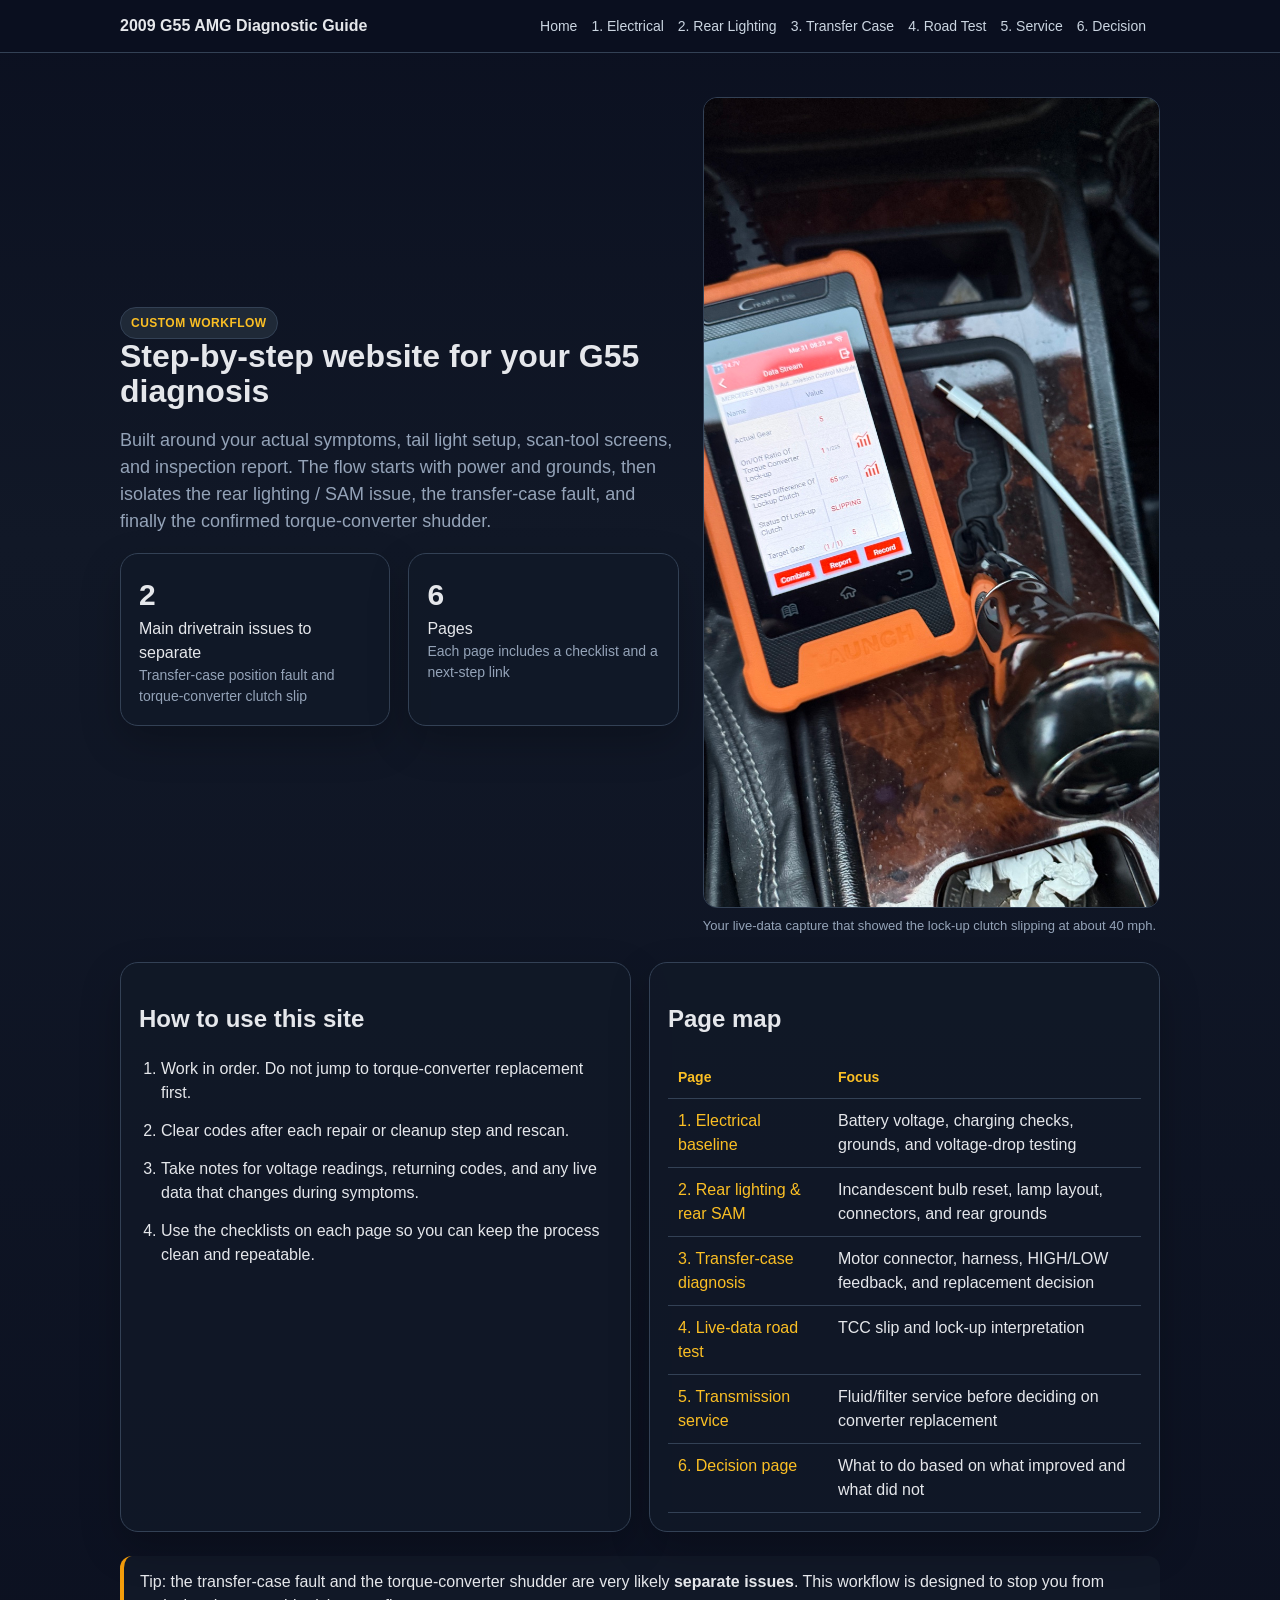
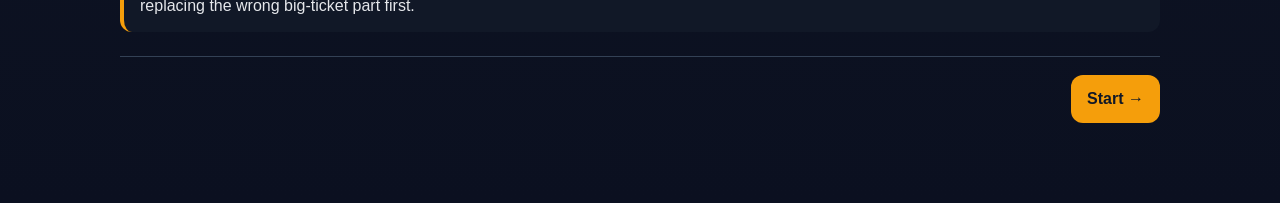
<file: index.html>
<!doctype html><html><head><meta charset="utf-8"><meta name="viewport" content="width=device-width,initial-scale=1"><title>G55 Diagnostic Guide</title><link rel="stylesheet" href="styles.css"></head><body><header class="top"><div class="inner"><strong>2009 G55 AMG Diagnostic Guide</strong><div class="nav"><a href="index.html">Home</a><a href="01-electrical.html">1. Electrical</a><a href="02-rear-lighting.html">2. Rear Lighting</a><a href="03-transfer-case.html">3. Transfer Case</a><a href="04-road-test.html">4. Road Test</a><a href="05-transmission-service.html">5. Service</a><a href="06-decision.html">6. Decision</a></div></div></header><main class="wrap page">
<section class="hero">
  <div>
    <span class="badge">custom workflow</span>
    <h1>Step-by-step website for your G55 diagnosis</h1>
    <p class="sub">Built around your actual symptoms, tail light setup, scan-tool screens, and inspection report. The flow starts with power and grounds, then isolates the rear lighting / SAM issue, the transfer-case fault, and finally the confirmed torque-converter shudder.</p>
    <div class="grid two">
      <div class="card"><div class="kpi">2</div><div>Main drivetrain issues to separate</div><div class="small">Transfer-case position fault and torque-converter clutch slip</div></div>
      <div class="card"><div class="kpi">6</div><div>Pages</div><div class="small">Each page includes a checklist and a next-step link</div></div>
    </div>
  </div>
  <figure>
    <img class="media" src="assets/scanner_tcc_live.jpeg" alt="Scan tool showing torque converter clutch slipping">
    <figcaption>Your live-data capture that showed the lock-up clutch slipping at about 40 mph.</figcaption>
  </figure>
</section>
<section class="grid two" style="margin-top:26px">
  <div class="card">
    <h2>How to use this site</h2>
    <ol class="steps">
      <li>Work in order. Do not jump to torque-converter replacement first.</li>
      <li>Clear codes after each repair or cleanup step and rescan.</li>
      <li>Take notes for voltage readings, returning codes, and any live data that changes during symptoms.</li>
      <li>Use the checklists on each page so you can keep the process clean and repeatable.</li>
    </ol>
  </div>
  <div class="card">
    <h2>Page map</h2>
    <table class="table">
      <tr><th>Page</th><th>Focus</th></tr>
      <tr><td><a href="01-electrical.html">1. Electrical baseline</a></td><td>Battery voltage, charging checks, grounds, and voltage-drop testing</td></tr>
      <tr><td><a href="02-rear-lighting.html">2. Rear lighting & rear SAM</a></td><td>Incandescent bulb reset, lamp layout, connectors, and rear grounds</td></tr>
      <tr><td><a href="03-transfer-case.html">3. Transfer-case diagnosis</a></td><td>Motor connector, harness, HIGH/LOW feedback, and replacement decision</td></tr>
      <tr><td><a href="04-road-test.html">4. Live-data road test</a></td><td>TCC slip and lock-up interpretation</td></tr>
      <tr><td><a href="05-transmission-service.html">5. Transmission service</a></td><td>Fluid/filter service before deciding on converter replacement</td></tr>
      <tr><td><a href="06-decision.html">6. Decision page</a></td><td>What to do based on what improved and what did not</td></tr>
    </table>
  </div>
</section>
<div class="callout" style="margin-top:24px">Tip: the transfer-case fault and the torque-converter shudder are very likely <strong>separate issues</strong>. This workflow is designed to stop you from replacing the wrong big-ticket part first.</div>
<div class="next"><span></span><a class="btn" href="01-electrical.html">Start →</a></div></main></body></html>
</file>
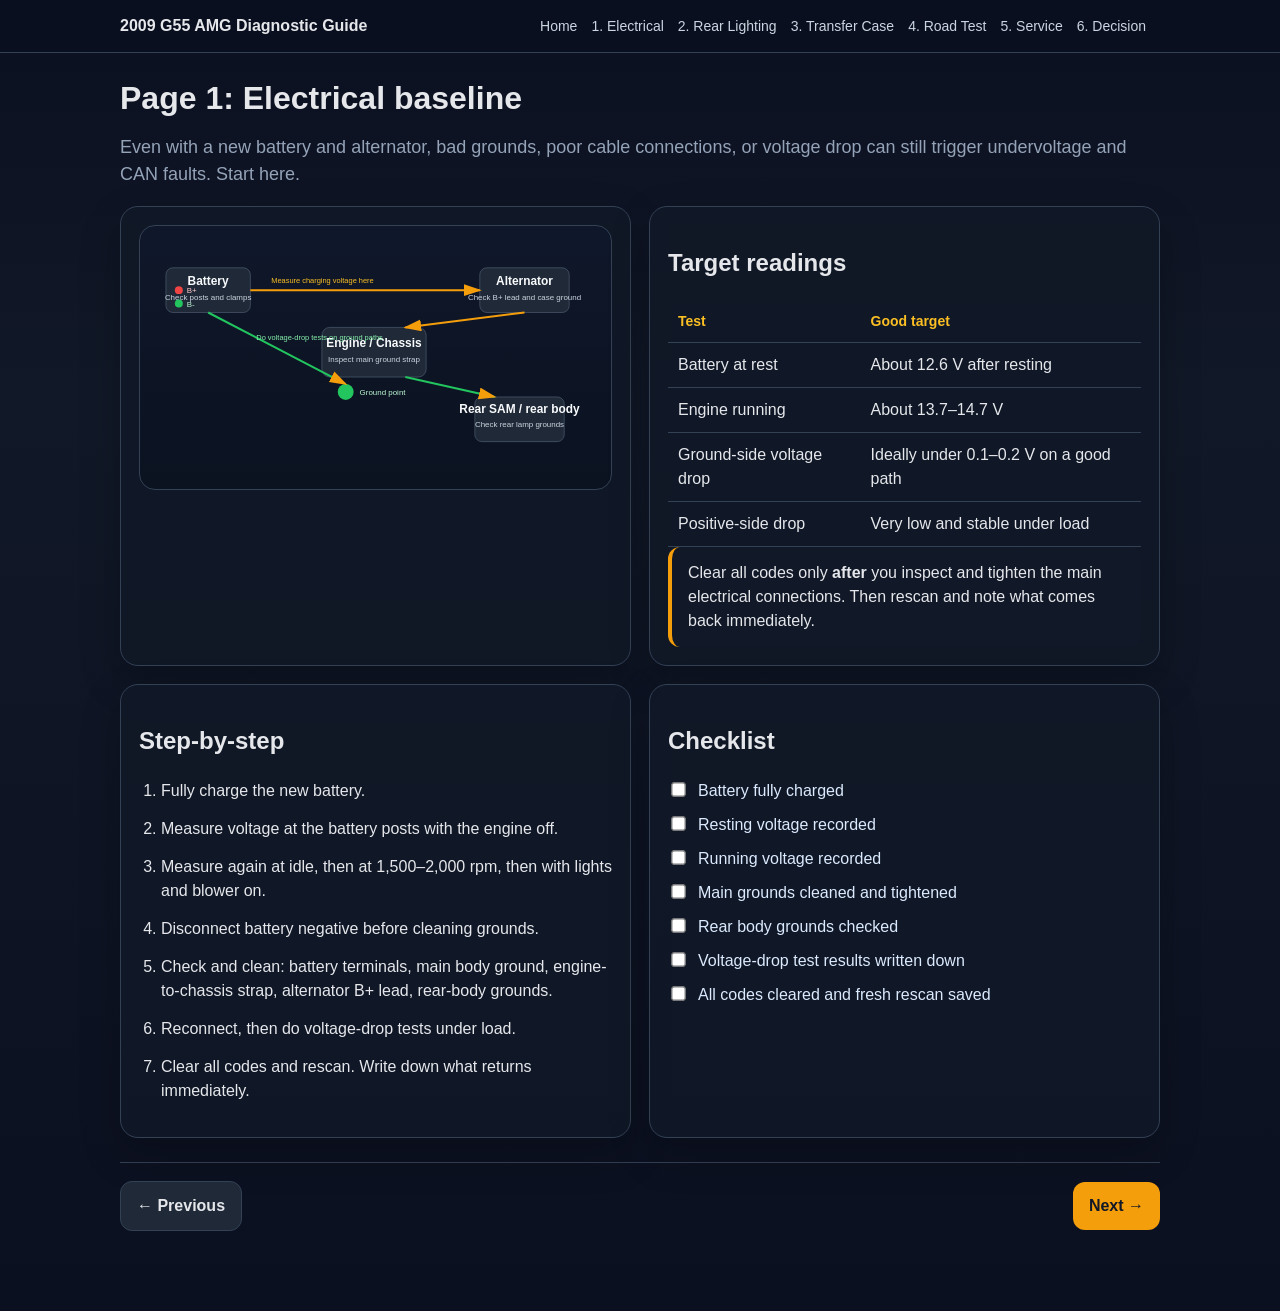
<file: 01-electrical.html>
<!doctype html><html><head><meta charset="utf-8"><meta name="viewport" content="width=device-width,initial-scale=1"><title>Page 1 - Electrical baseline</title><link rel="stylesheet" href="styles.css"></head><body><header class="top"><div class="inner"><strong>2009 G55 AMG Diagnostic Guide</strong><div class="nav"><a href="index.html">Home</a><a href="01-electrical.html">1. Electrical</a><a href="02-rear-lighting.html">2. Rear Lighting</a><a href="03-transfer-case.html">3. Transfer Case</a><a href="04-road-test.html">4. Road Test</a><a href="05-transmission-service.html">5. Service</a><a href="06-decision.html">6. Decision</a></div></div></header><main class="wrap page">
<h1>Page 1: Electrical baseline</h1>
<p class="sub">Even with a new battery and alternator, bad grounds, poor cable connections, or voltage drop can still trigger undervoltage and CAN faults. Start here.</p>
<div class="grid two">
  <div class="card"><svg class="diagram" viewBox="0 0 900 480" xmlns="http://www.w3.org/2000/svg">
<defs><marker id="arrow" markerWidth="10" markerHeight="10" refX="8" refY="3" orient="auto"><path d="M0,0 L0,6 L9,3 z" fill="#f59e0b"/></marker></defs>
<rect x="28" y="60" width="170" height="90" rx="14" fill="#1f2937" stroke="#64748b"/>
<text x="113" y="95" fill="#f8fafc" text-anchor="middle" font-size="24" font-weight="700">Battery</text>
<text x="113" y="125" fill="#cbd5e1" text-anchor="middle" font-size="16">Check posts and clamps</text>
<circle cx="54" cy="105" r="8" fill="#ef4444"/><text x="70" y="111" fill="#fecaca" font-size="16">B+</text>
<circle cx="54" cy="132" r="8" fill="#22c55e"/><text x="70" y="138" fill="#bbf7d0" font-size="16">B-</text>
<rect x="660" y="60" width="180" height="90" rx="14" fill="#1f2937" stroke="#64748b"/>
<text x="750" y="95" fill="#f8fafc" text-anchor="middle" font-size="24" font-weight="700">Alternator</text>
<text x="750" y="125" fill="#cbd5e1" text-anchor="middle" font-size="16">Check B+ lead and case ground</text>
<rect x="342" y="180" width="210" height="100" rx="16" fill="#1f2937" stroke="#64748b"/>
<text x="447" y="220" fill="#f8fafc" text-anchor="middle" font-size="24" font-weight="700">Engine / Chassis</text>
<text x="447" y="250" fill="#cbd5e1" text-anchor="middle" font-size="16">Inspect main ground strap</text>
<circle cx="390" cy="310" r="16" fill="#22c55e"/><text x="418" y="316" fill="#bbf7d0" font-size="16">Ground point</text>
<rect x="650" y="320" width="180" height="90" rx="14" fill="#1f2937" stroke="#64748b"/>
<text x="740" y="352" fill="#f8fafc" text-anchor="middle" font-size="24" font-weight="700">Rear SAM / rear body</text>
<text x="740" y="380" fill="#cbd5e1" text-anchor="middle" font-size="16">Check rear lamp grounds</text>
<line x1="198" y1="105" x2="660" y2="105" stroke="#f59e0b" stroke-width="4" marker-end="url(#arrow)"/>
<line x1="113" y1="150" x2="390" y2="294" stroke="#22c55e" stroke-width="4" marker-end="url(#arrow)"/>
<line x1="750" y1="150" x2="510" y2="180" stroke="#f59e0b" stroke-width="4" marker-end="url(#arrow)"/>
<line x1="510" y1="280" x2="690" y2="320" stroke="#22c55e" stroke-width="4" marker-end="url(#arrow)"/>
<text x="240" y="90" fill="#fbbf24" font-size="15">Measure charging voltage here</text>
<text x="210" y="205" fill="#86efac" font-size="15">Do voltage-drop tests on ground paths</text>
</svg></div>
  <div class="card">
    <h2>Target readings</h2>
    <table class="table">
      <tr><th>Test</th><th>Good target</th></tr>
      <tr><td>Battery at rest</td><td>About 12.6 V after resting</td></tr>
      <tr><td>Engine running</td><td>About 13.7–14.7 V</td></tr>
      <tr><td>Ground-side voltage drop</td><td>Ideally under 0.1–0.2 V on a good path</td></tr>
      <tr><td>Positive-side drop</td><td>Very low and stable under load</td></tr>
    </table>
    <div class="callout">Clear all codes only <strong>after</strong> you inspect and tighten the main electrical connections. Then rescan and note what comes back immediately.</div>
  </div>
</div>
<section class="grid two" style="margin-top:18px">
  <div class="card">
    <h2>Step-by-step</h2>
    <ol class="steps">
      <li>Fully charge the new battery.</li>
      <li>Measure voltage at the battery posts with the engine off.</li>
      <li>Measure again at idle, then at 1,500–2,000 rpm, then with lights and blower on.</li>
      <li>Disconnect battery negative before cleaning grounds.</li>
      <li>Check and clean: battery terminals, main body ground, engine-to-chassis strap, alternator B+ lead, rear-body grounds.</li>
      <li>Reconnect, then do voltage-drop tests under load.</li>
      <li>Clear all codes and rescan. Write down what returns immediately.</li>
    </ol>
  </div>
  <div class="card checklist">
    <h2>Checklist</h2>
    <label><input type="checkbox"> Battery fully charged</label>
    <label><input type="checkbox"> Resting voltage recorded</label>
    <label><input type="checkbox"> Running voltage recorded</label>
    <label><input type="checkbox"> Main grounds cleaned and tightened</label>
    <label><input type="checkbox"> Rear body grounds checked</label>
    <label><input type="checkbox"> Voltage-drop test results written down</label>
    <label><input type="checkbox"> All codes cleared and fresh rescan saved</label>
  </div>
</section>
<div class="next"><a class="btn secondary" href="index.html">← Previous</a><a class="btn" href="02-rear-lighting.html">Next →</a></div></main></body></html>
</file>
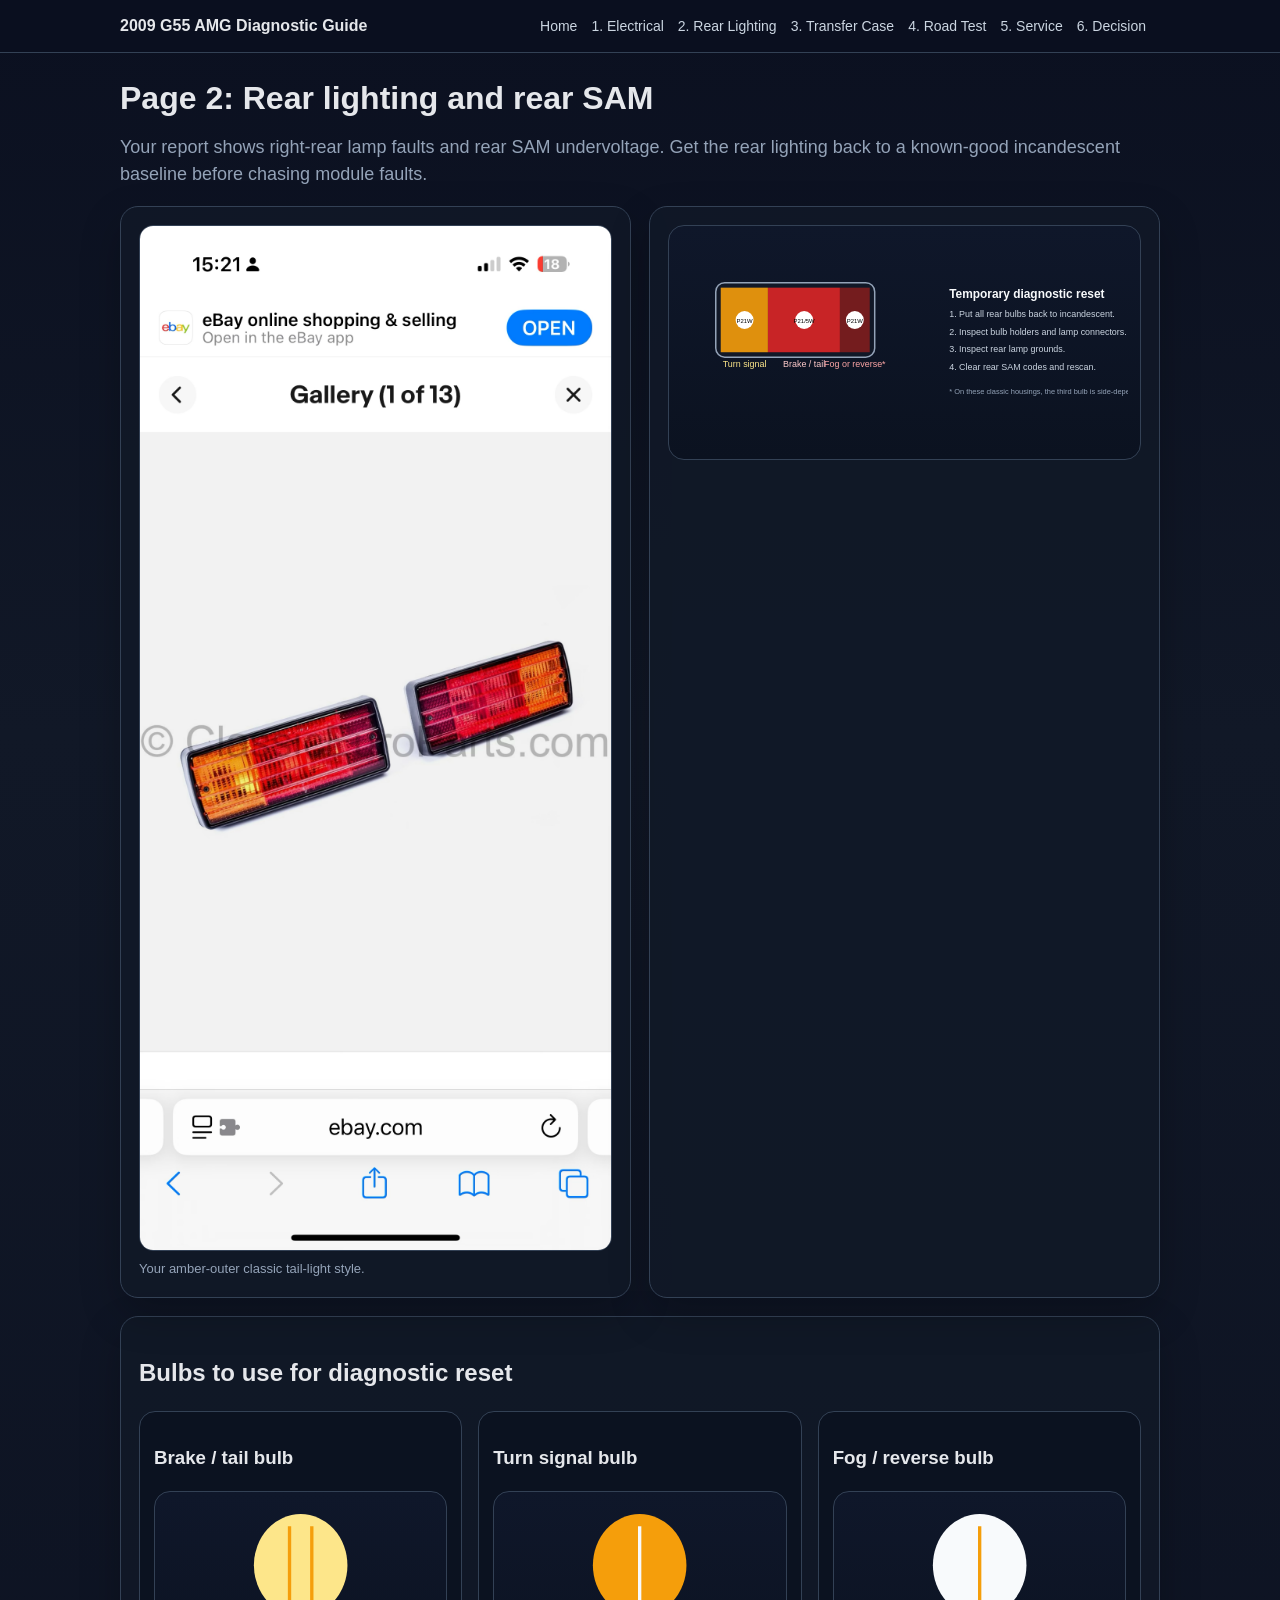
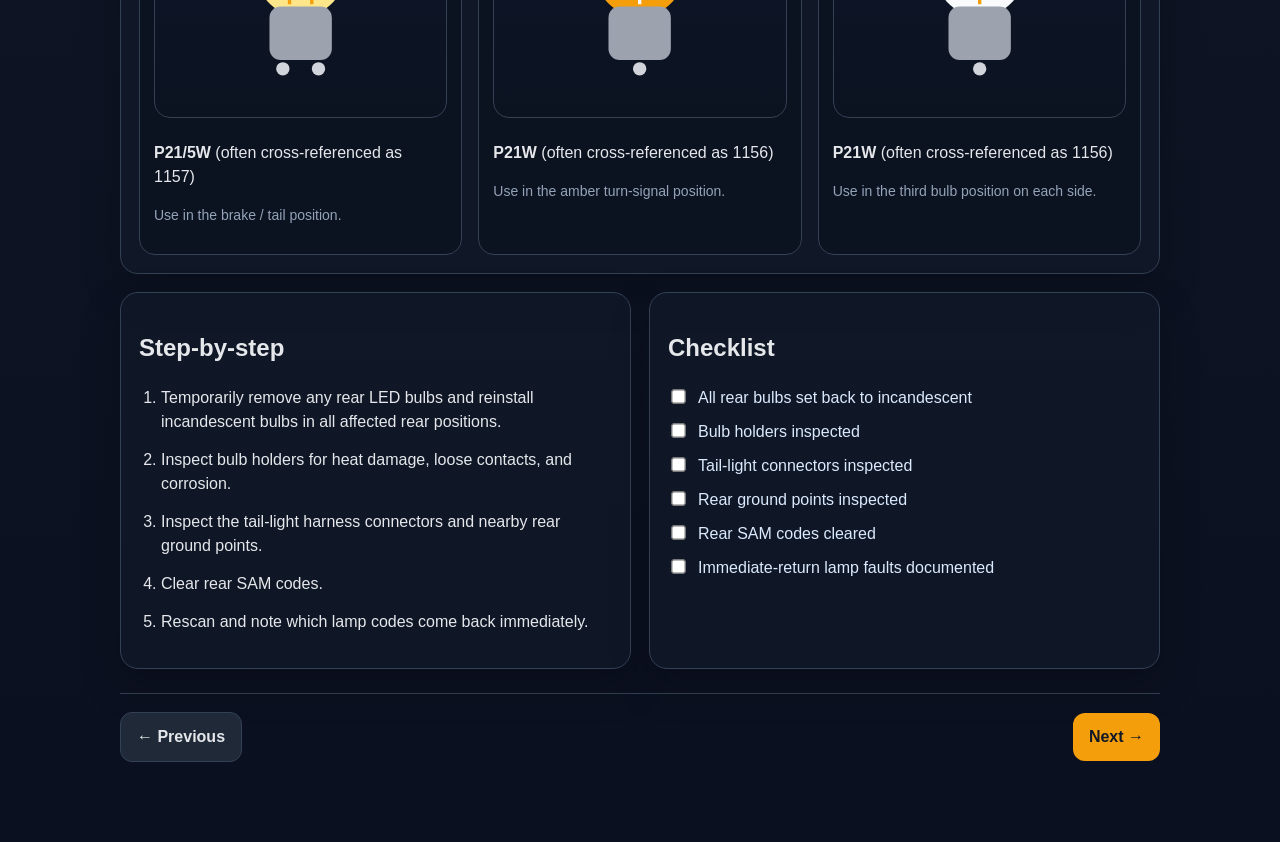
<file: 02-rear-lighting.html>
<!doctype html><html><head><meta charset="utf-8"><meta name="viewport" content="width=device-width,initial-scale=1"><title>Page 2 - Rear lighting</title><link rel="stylesheet" href="styles.css"></head><body><header class="top"><div class="inner"><strong>2009 G55 AMG Diagnostic Guide</strong><div class="nav"><a href="index.html">Home</a><a href="01-electrical.html">1. Electrical</a><a href="02-rear-lighting.html">2. Rear Lighting</a><a href="03-transfer-case.html">3. Transfer Case</a><a href="04-road-test.html">4. Road Test</a><a href="05-transmission-service.html">5. Service</a><a href="06-decision.html">6. Decision</a></div></div></header><main class="wrap page">
<h1>Page 2: Rear lighting and rear SAM</h1>
<p class="sub">Your report shows right-rear lamp faults and rear SAM undervoltage. Get the rear lighting back to a known-good incandescent baseline before chasing module faults.</p>
<div class="grid two">
  <figure class="card"><img class="media" src="assets/tail_lights_w461.png" alt="W461 style amber outer tail lights"><figcaption>Your amber-outer classic tail-light style.</figcaption></figure>
  <div class="card"><svg class="diagram" viewBox="0 0 900 420" xmlns="http://www.w3.org/2000/svg">
<rect x="70" y="90" width="320" height="150" rx="18" fill="#111827" stroke="#94a3b8" stroke-width="3"/>
<rect x="80" y="100" width="95" height="130" fill="#f59e0b" opacity=".9"/>
<rect x="175" y="100" width="145" height="130" fill="#dc2626" opacity=".9"/>
<rect x="320" y="100" width="60" height="130" fill="#7f1d1d" opacity=".9"/>
<text x="128" y="260" fill="#fde68a" text-anchor="middle" font-size="18">Turn signal</text>
<text x="248" y="260" fill="#fecaca" text-anchor="middle" font-size="18">Brake / tail</text>
<text x="350" y="260" fill="#fca5a5" text-anchor="middle" font-size="18">Fog or reverse*</text>
<circle cx="128" cy="165" r="18" fill="#fff"/><text x="128" y="171" font-size="12" text-anchor="middle">P21W</text>
<circle cx="248" cy="165" r="18" fill="#fff"/><text x="248" y="171" font-size="12" text-anchor="middle">P21/5W</text>
<circle cx="350" cy="165" r="18" fill="#fff"/><text x="350" y="171" font-size="12" text-anchor="middle">P21W</text>
<text x="540" y="120" fill="#f8fafc" font-size="24" font-weight="700">Temporary diagnostic reset</text>
<text x="540" y="160" fill="#cbd5e1" font-size="18">1. Put all rear bulbs back to incandescent.</text>
<text x="540" y="195" fill="#cbd5e1" font-size="18">2. Inspect bulb holders and lamp connectors.</text>
<text x="540" y="230" fill="#cbd5e1" font-size="18">3. Inspect rear lamp grounds.</text>
<text x="540" y="265" fill="#cbd5e1" font-size="18">4. Clear rear SAM codes and rescan.</text>
<text x="540" y="315" fill="#94a3b8" font-size="15">* On these classic housings, the third bulb is side-dependent.</text>
</svg></div>
</div>
<section class="card" style="margin-top:18px">
  <h2>Bulbs to use for diagnostic reset</h2>
  <div class="parts">
    <div class="part">
      <h3>Brake / tail bulb</h3>
      <svg class="diagram" viewBox="0 0 240 180" xmlns="http://www.w3.org/2000/svg"><ellipse cx="120" cy="55" rx="42" ry="46" fill="#fde68a"/><rect x="92" y="92" width="56" height="48" rx="10" fill="#9ca3af"/><circle cx="104" cy="148" r="6" fill="#d1d5db"/><circle cx="136" cy="148" r="6" fill="#d1d5db"/><line x1="110" y1="20" x2="110" y2="90" stroke="#f59e0b" stroke-width="3"/><line x1="130" y1="20" x2="130" y2="90" stroke="#f59e0b" stroke-width="3"/></svg>
      <p><strong>P21/5W</strong> (often cross-referenced as 1157)</p>
      <p class="small">Use in the brake / tail position.</p>
    </div>
    <div class="part">
      <h3>Turn signal bulb</h3>
      <svg class="diagram" viewBox="0 0 240 180" xmlns="http://www.w3.org/2000/svg"><ellipse cx="120" cy="55" rx="42" ry="46" fill="#f59e0b"/><rect x="92" y="92" width="56" height="48" rx="10" fill="#9ca3af"/><circle cx="120" cy="148" r="6" fill="#d1d5db"/><line x1="120" y1="20" x2="120" y2="90" stroke="#f8fafc" stroke-width="3"/></svg>
      <p><strong>P21W</strong> (often cross-referenced as 1156)</p>
      <p class="small">Use in the amber turn-signal position.</p>
    </div>
    <div class="part">
      <h3>Fog / reverse bulb</h3>
      <svg class="diagram" viewBox="0 0 240 180" xmlns="http://www.w3.org/2000/svg"><ellipse cx="120" cy="55" rx="42" ry="46" fill="#f8fafc"/><rect x="92" y="92" width="56" height="48" rx="10" fill="#9ca3af"/><circle cx="120" cy="148" r="6" fill="#d1d5db"/><line x1="120" y1="20" x2="120" y2="90" stroke="#f59e0b" stroke-width="3"/></svg>
      <p><strong>P21W</strong> (often cross-referenced as 1156)</p>
      <p class="small">Use in the third bulb position on each side.</p>
    </div>
  </div>
</section>
<section class="grid two" style="margin-top:18px">
  <div class="card">
    <h2>Step-by-step</h2>
    <ol class="steps">
      <li>Temporarily remove any rear LED bulbs and reinstall incandescent bulbs in all affected rear positions.</li>
      <li>Inspect bulb holders for heat damage, loose contacts, and corrosion.</li>
      <li>Inspect the tail-light harness connectors and nearby rear ground points.</li>
      <li>Clear rear SAM codes.</li>
      <li>Rescan and note which lamp codes come back immediately.</li>
    </ol>
  </div>
  <div class="card checklist">
    <h2>Checklist</h2>
    <label><input type="checkbox"> All rear bulbs set back to incandescent</label>
    <label><input type="checkbox"> Bulb holders inspected</label>
    <label><input type="checkbox"> Tail-light connectors inspected</label>
    <label><input type="checkbox"> Rear ground points inspected</label>
    <label><input type="checkbox"> Rear SAM codes cleared</label>
    <label><input type="checkbox"> Immediate-return lamp faults documented</label>
  </div>
</section>
<div class="next"><a class="btn secondary" href="01-electrical.html">← Previous</a><a class="btn" href="03-transfer-case.html">Next →</a></div></main></body></html>
</file>
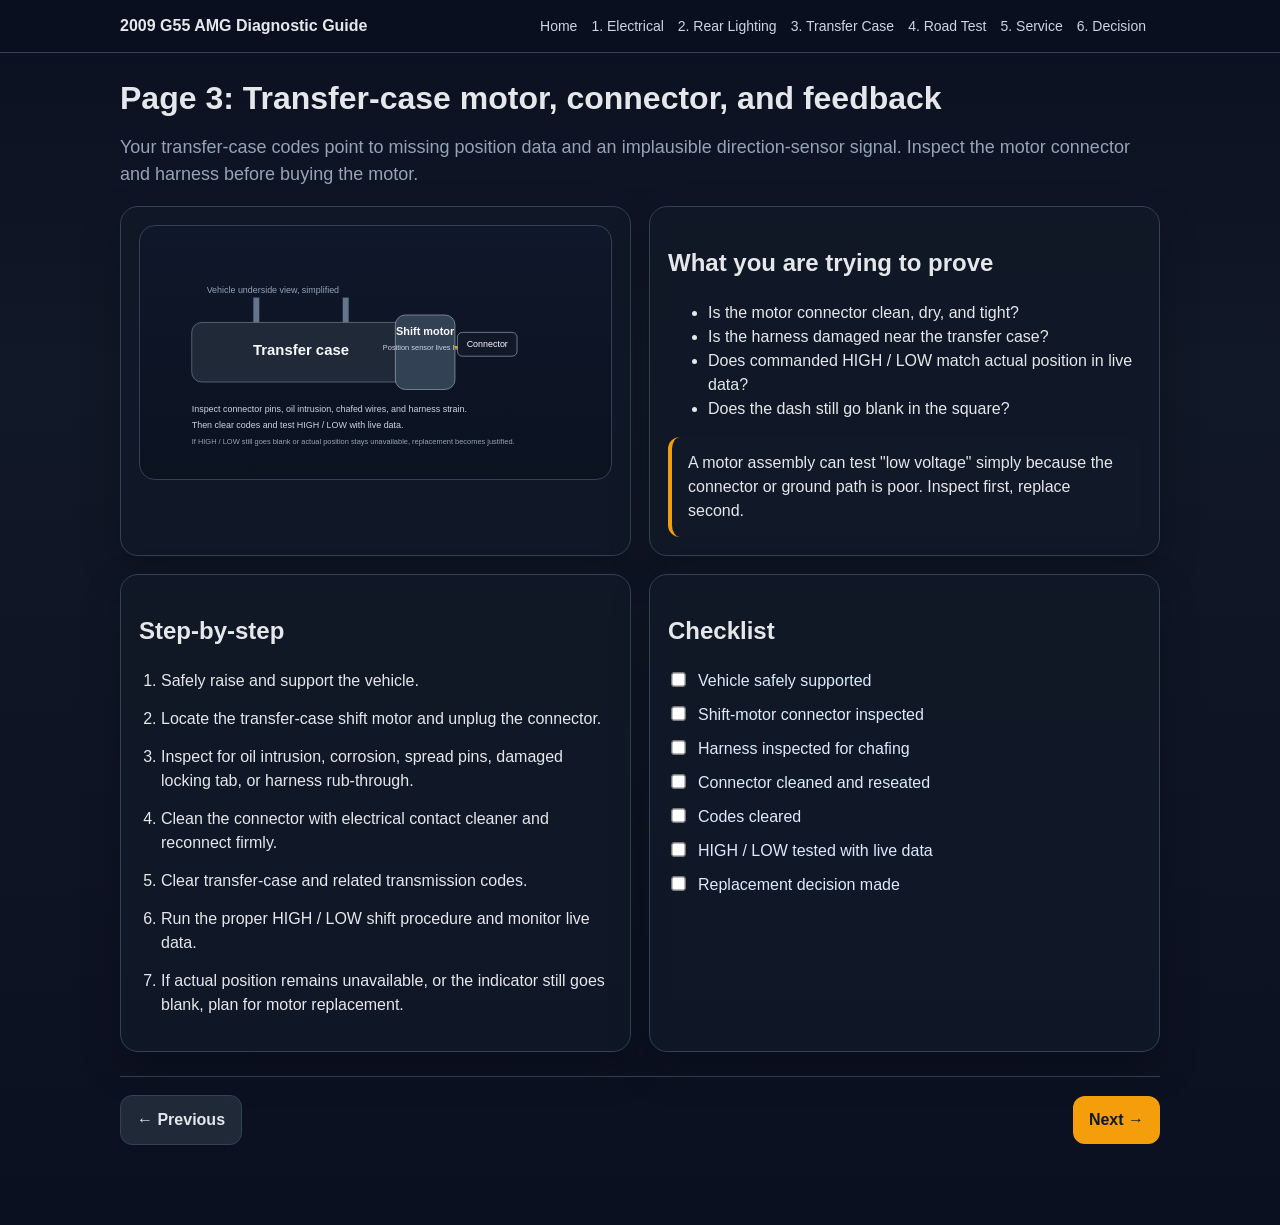
<file: 03-transfer-case.html>
<!doctype html><html><head><meta charset="utf-8"><meta name="viewport" content="width=device-width,initial-scale=1"><title>Page 3 - Transfer case</title><link rel="stylesheet" href="styles.css"></head><body><header class="top"><div class="inner"><strong>2009 G55 AMG Diagnostic Guide</strong><div class="nav"><a href="index.html">Home</a><a href="01-electrical.html">1. Electrical</a><a href="02-rear-lighting.html">2. Rear Lighting</a><a href="03-transfer-case.html">3. Transfer Case</a><a href="04-road-test.html">4. Road Test</a><a href="05-transmission-service.html">5. Service</a><a href="06-decision.html">6. Decision</a></div></div></header><main class="wrap page">
<h1>Page 3: Transfer-case motor, connector, and feedback</h1>
<p class="sub">Your transfer-case codes point to missing position data and an implausible direction-sensor signal. Inspect the motor connector and harness before buying the motor.</p>
<div class="grid two">
  <div class="card"><svg class="diagram" viewBox="0 0 900 460" xmlns="http://www.w3.org/2000/svg">
<rect x="80" y="170" width="440" height="120" rx="20" fill="#1f2937" stroke="#94a3b8"/>
<text x="300" y="235" fill="#f8fafc" font-size="30" text-anchor="middle" font-weight="700">Transfer case</text>
<rect x="490" y="155" width="120" height="150" rx="20" fill="#334155" stroke="#cbd5e1"/>
<text x="550" y="195" fill="#f8fafc" font-size="22" text-anchor="middle" font-weight="700">Shift motor</text>
<text x="550" y="225" fill="#cbd5e1" font-size="15" text-anchor="middle">Position sensor lives here</text>
<rect x="615" y="190" width="120" height="48" rx="10" fill="#111827" stroke="#cbd5e1"/>
<text x="675" y="220" fill="#f8fafc" font-size="18" text-anchor="middle">Connector</text>
<line x1="610" y1="220" x2="615" y2="220" stroke="#f59e0b" stroke-width="5"/>
<line x1="210" y1="120" x2="210" y2="170" stroke="#64748b" stroke-width="12"/>
<line x1="390" y1="120" x2="390" y2="170" stroke="#64748b" stroke-width="12"/>
<text x="110" y="110" fill="#94a3b8" font-size="18">Vehicle underside view, simplified</text>
<text x="80" y="350" fill="#cbd5e1" font-size="18">Inspect connector pins, oil intrusion, chafed wires, and harness strain.</text>
<text x="80" y="382" fill="#cbd5e1" font-size="18">Then clear codes and test HIGH / LOW with live data.</text>
<text x="80" y="414" fill="#94a3b8" font-size="15">If HIGH / LOW still goes blank or actual position stays unavailable, replacement becomes justified.</text>
</svg></div>
  <div class="card">
    <h2>What you are trying to prove</h2>
    <ul>
      <li>Is the motor connector clean, dry, and tight?</li>
      <li>Is the harness damaged near the transfer case?</li>
      <li>Does commanded HIGH / LOW match actual position in live data?</li>
      <li>Does the dash still go blank in the square?</li>
    </ul>
    <div class="callout">A motor assembly can test "low voltage" simply because the connector or ground path is poor. Inspect first, replace second.</div>
  </div>
</div>
<section class="grid two" style="margin-top:18px">
  <div class="card">
    <h2>Step-by-step</h2>
    <ol class="steps">
      <li>Safely raise and support the vehicle.</li>
      <li>Locate the transfer-case shift motor and unplug the connector.</li>
      <li>Inspect for oil intrusion, corrosion, spread pins, damaged locking tab, or harness rub-through.</li>
      <li>Clean the connector with electrical contact cleaner and reconnect firmly.</li>
      <li>Clear transfer-case and related transmission codes.</li>
      <li>Run the proper HIGH / LOW shift procedure and monitor live data.</li>
      <li>If actual position remains unavailable, or the indicator still goes blank, plan for motor replacement.</li>
    </ol>
  </div>
  <div class="card checklist">
    <h2>Checklist</h2>
    <label><input type="checkbox"> Vehicle safely supported</label>
    <label><input type="checkbox"> Shift-motor connector inspected</label>
    <label><input type="checkbox"> Harness inspected for chafing</label>
    <label><input type="checkbox"> Connector cleaned and reseated</label>
    <label><input type="checkbox"> Codes cleared</label>
    <label><input type="checkbox"> HIGH / LOW tested with live data</label>
    <label><input type="checkbox"> Replacement decision made</label>
  </div>
</section>
<div class="next"><a class="btn secondary" href="02-rear-lighting.html">← Previous</a><a class="btn" href="04-road-test.html">Next →</a></div></main></body></html>
</file>
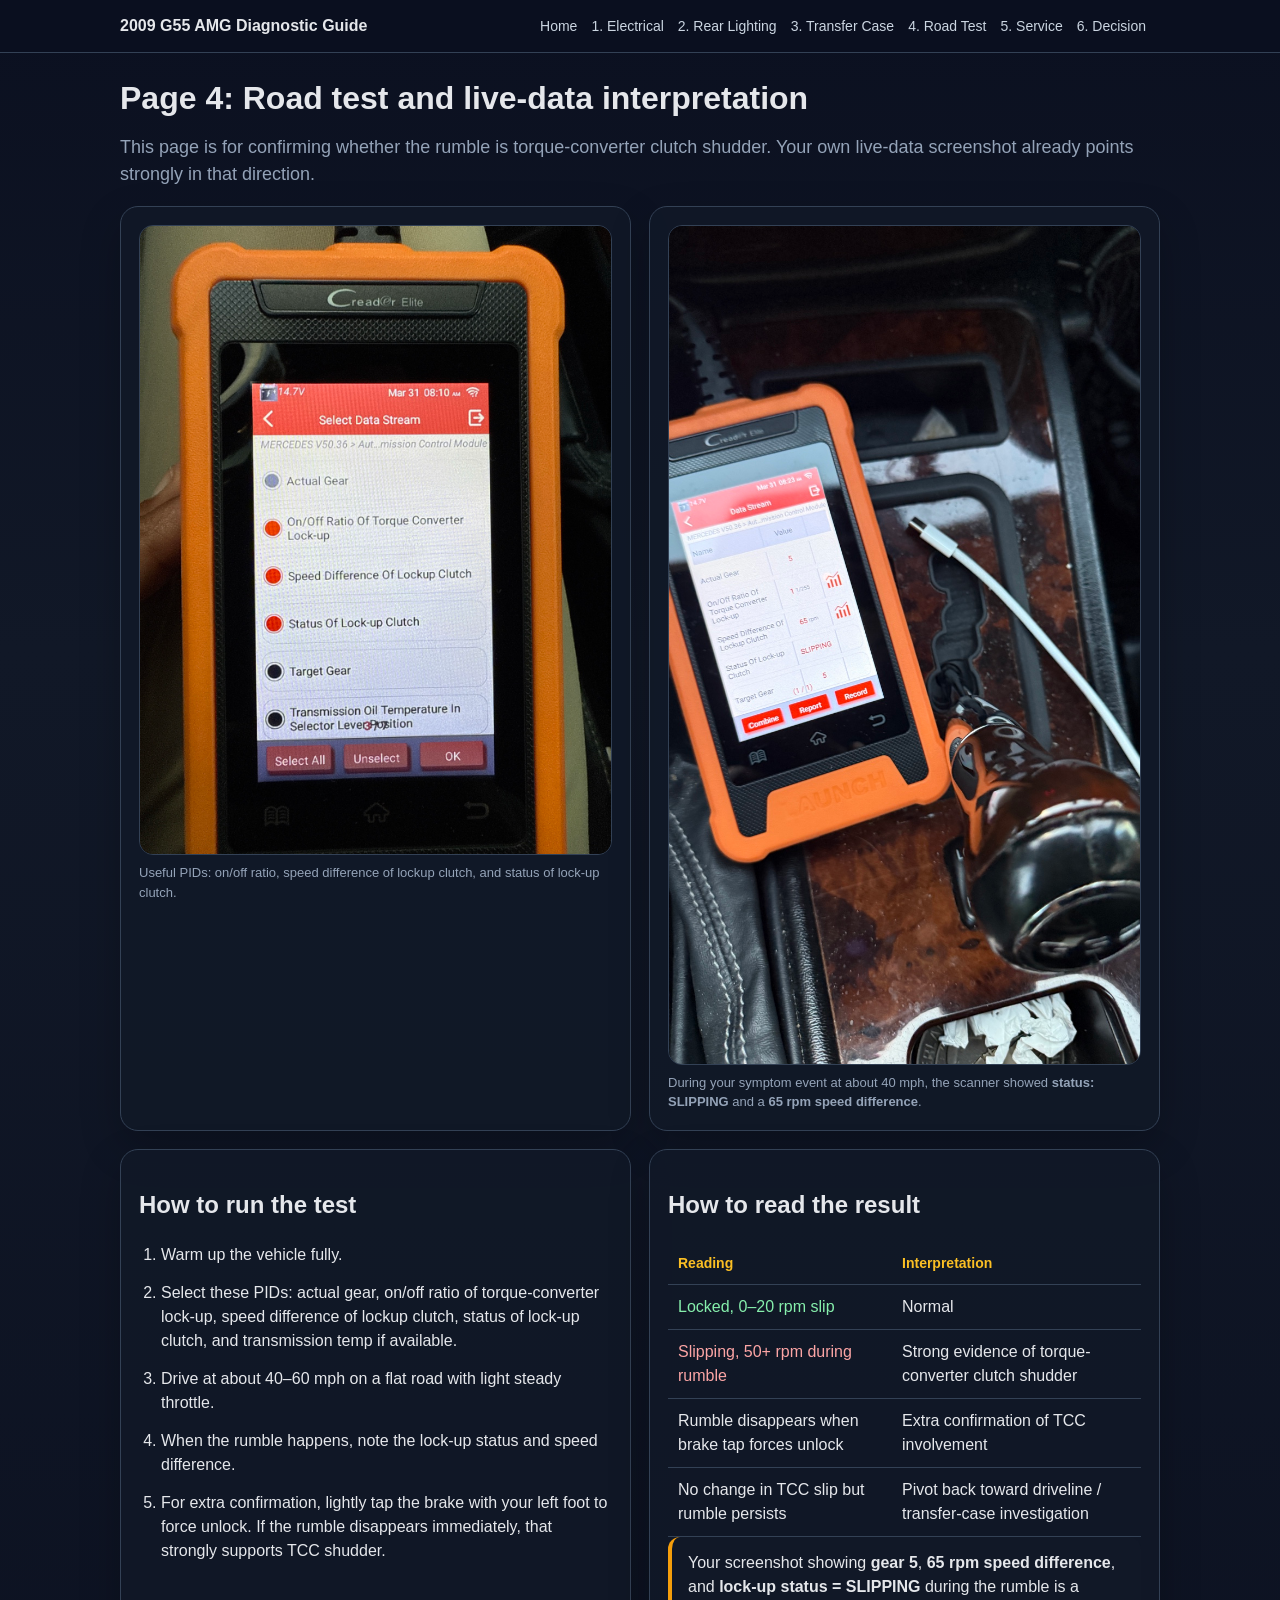
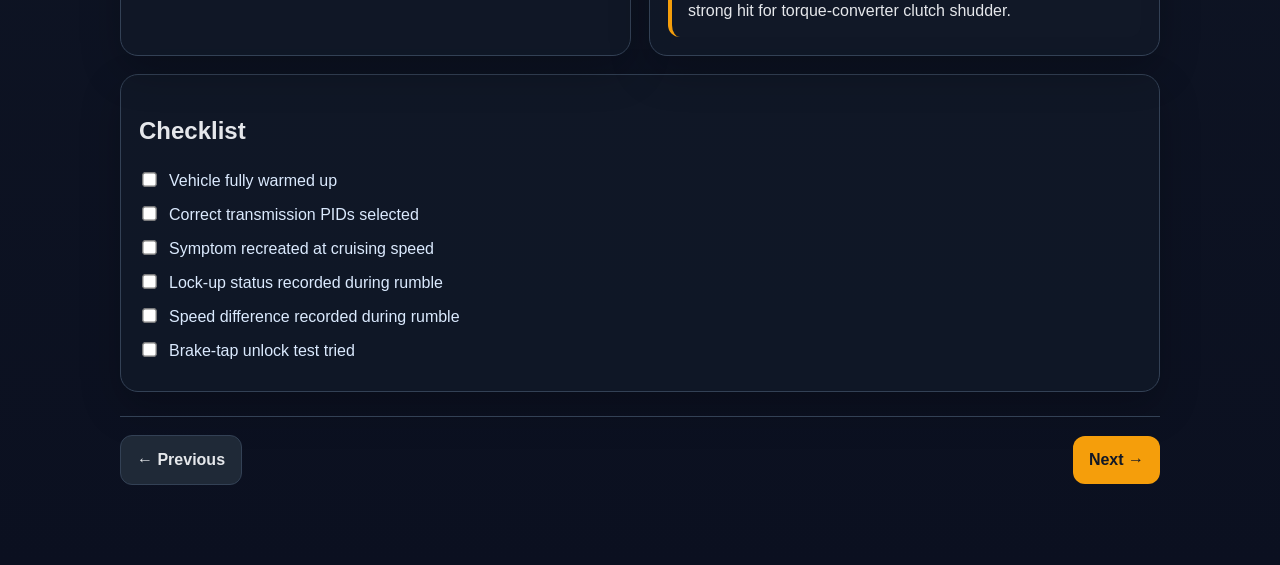
<file: 04-road-test.html>
<!doctype html><html><head><meta charset="utf-8"><meta name="viewport" content="width=device-width,initial-scale=1"><title>Page 4 - Road test</title><link rel="stylesheet" href="styles.css"></head><body><header class="top"><div class="inner"><strong>2009 G55 AMG Diagnostic Guide</strong><div class="nav"><a href="index.html">Home</a><a href="01-electrical.html">1. Electrical</a><a href="02-rear-lighting.html">2. Rear Lighting</a><a href="03-transfer-case.html">3. Transfer Case</a><a href="04-road-test.html">4. Road Test</a><a href="05-transmission-service.html">5. Service</a><a href="06-decision.html">6. Decision</a></div></div></header><main class="wrap page">
<h1>Page 4: Road test and live-data interpretation</h1>
<p class="sub">This page is for confirming whether the rumble is torque-converter clutch shudder. Your own live-data screenshot already points strongly in that direction.</p>
<div class="grid two">
  <figure class="card"><img class="media" src="assets/scanner_menu_1.jpeg" alt="Scanner menu with torque converter lockup options"><figcaption>Useful PIDs: on/off ratio, speed difference of lockup clutch, and status of lock-up clutch.</figcaption></figure>
  <figure class="card"><img class="media" src="assets/scanner_tcc_live.jpeg" alt="Live data showing lock-up clutch slipping"><figcaption>During your symptom event at about 40 mph, the scanner showed <strong>status: SLIPPING</strong> and a <strong>65 rpm speed difference</strong>.</figcaption></figure>
</div>
<section class="grid two" style="margin-top:18px">
  <div class="card">
    <h2>How to run the test</h2>
    <ol class="steps">
      <li>Warm up the vehicle fully.</li>
      <li>Select these PIDs: actual gear, on/off ratio of torque-converter lock-up, speed difference of lockup clutch, status of lock-up clutch, and transmission temp if available.</li>
      <li>Drive at about 40–60 mph on a flat road with light steady throttle.</li>
      <li>When the rumble happens, note the lock-up status and speed difference.</li>
      <li>For extra confirmation, lightly tap the brake with your left foot to force unlock. If the rumble disappears immediately, that strongly supports TCC shudder.</li>
    </ol>
  </div>
  <div class="card">
    <h2>How to read the result</h2>
    <table class="table">
      <tr><th>Reading</th><th>Interpretation</th></tr>
      <tr><td><span class="ok">Locked, 0–20 rpm slip</span></td><td>Normal</td></tr>
      <tr><td><span class="warn">Slipping, 50+ rpm during rumble</span></td><td>Strong evidence of torque-converter clutch shudder</td></tr>
      <tr><td>Rumble disappears when brake tap forces unlock</td><td>Extra confirmation of TCC involvement</td></tr>
      <tr><td>No change in TCC slip but rumble persists</td><td>Pivot back toward driveline / transfer-case investigation</td></tr>
    </table>
    <div class="callout">Your screenshot showing <strong>gear 5</strong>, <strong>65 rpm speed difference</strong>, and <strong>lock-up status = SLIPPING</strong> during the rumble is a strong hit for torque-converter clutch shudder.</div>
  </div>
</section>
<section class="card checklist" style="margin-top:18px">
  <h2>Checklist</h2>
  <label><input type="checkbox"> Vehicle fully warmed up</label>
  <label><input type="checkbox"> Correct transmission PIDs selected</label>
  <label><input type="checkbox"> Symptom recreated at cruising speed</label>
  <label><input type="checkbox"> Lock-up status recorded during rumble</label>
  <label><input type="checkbox"> Speed difference recorded during rumble</label>
  <label><input type="checkbox"> Brake-tap unlock test tried</label>
</section>
<div class="next"><a class="btn secondary" href="03-transfer-case.html">← Previous</a><a class="btn" href="05-transmission-service.html">Next →</a></div></main></body></html>
</file>
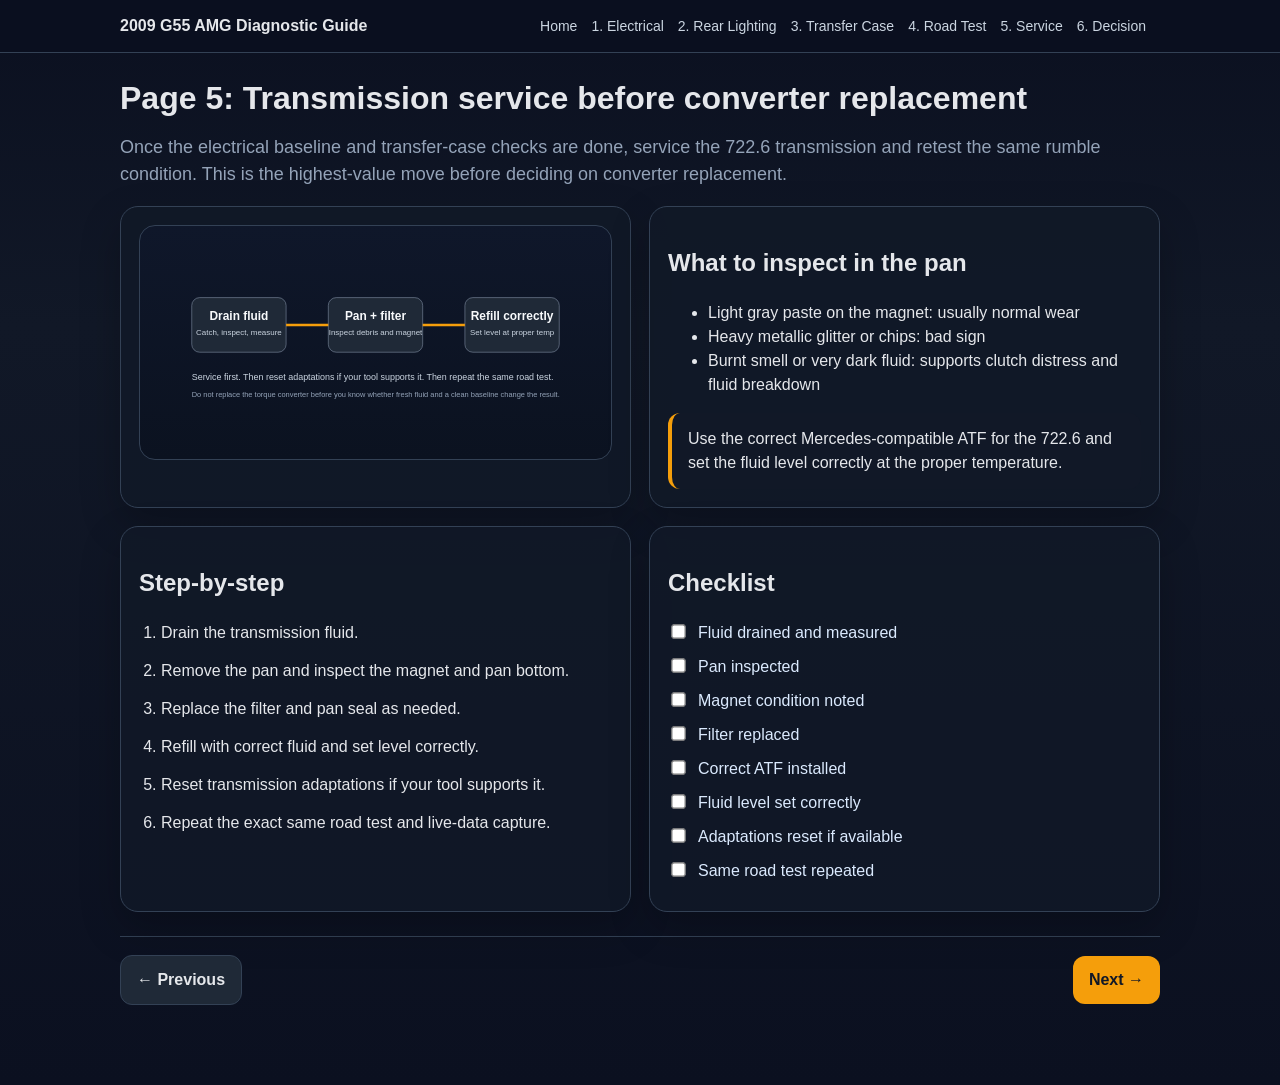
<file: 05-transmission-service.html>
<!doctype html><html><head><meta charset="utf-8"><meta name="viewport" content="width=device-width,initial-scale=1"><title>Page 5 - Transmission service</title><link rel="stylesheet" href="styles.css"></head><body><header class="top"><div class="inner"><strong>2009 G55 AMG Diagnostic Guide</strong><div class="nav"><a href="index.html">Home</a><a href="01-electrical.html">1. Electrical</a><a href="02-rear-lighting.html">2. Rear Lighting</a><a href="03-transfer-case.html">3. Transfer Case</a><a href="04-road-test.html">4. Road Test</a><a href="05-transmission-service.html">5. Service</a><a href="06-decision.html">6. Decision</a></div></div></header><main class="wrap page">
<h1>Page 5: Transmission service before converter replacement</h1>
<p class="sub">Once the electrical baseline and transfer-case checks are done, service the 722.6 transmission and retest the same rumble condition. This is the highest-value move before deciding on converter replacement.</p>
<div class="grid two">
  <div class="card"><svg class="diagram" viewBox="0 0 900 420" xmlns="http://www.w3.org/2000/svg">
<rect x="80" y="120" width="190" height="110" rx="16" fill="#1f2937" stroke="#94a3b8"/>
<text x="175" y="165" fill="#f8fafc" text-anchor="middle" font-size="24" font-weight="700">Drain fluid</text>
<text x="175" y="195" fill="#cbd5e1" text-anchor="middle" font-size="16">Catch, inspect, measure</text>
<rect x="355" y="120" width="190" height="110" rx="16" fill="#1f2937" stroke="#94a3b8"/>
<text x="450" y="165" fill="#f8fafc" text-anchor="middle" font-size="24" font-weight="700">Pan + filter</text>
<text x="450" y="195" fill="#cbd5e1" text-anchor="middle" font-size="16">Inspect debris and magnet</text>
<rect x="630" y="120" width="190" height="110" rx="16" fill="#1f2937" stroke="#94a3b8"/>
<text x="725" y="165" fill="#f8fafc" text-anchor="middle" font-size="24" font-weight="700">Refill correctly</text>
<text x="725" y="195" fill="#cbd5e1" text-anchor="middle" font-size="16">Set level at proper temp</text>
<line x1="270" y1="175" x2="355" y2="175" stroke="#f59e0b" stroke-width="5"/>
<line x1="545" y1="175" x2="630" y2="175" stroke="#f59e0b" stroke-width="5"/>
<text x="80" y="285" fill="#cbd5e1" font-size="18">Service first. Then reset adaptations if your tool supports it. Then repeat the same road test.</text>
<text x="80" y="320" fill="#94a3b8" font-size="15">Do not replace the torque converter before you know whether fresh fluid and a clean baseline change the result.</text>
</svg></div>
  <div class="card">
    <h2>What to inspect in the pan</h2>
    <ul>
      <li>Light gray paste on the magnet: usually normal wear</li>
      <li>Heavy metallic glitter or chips: bad sign</li>
      <li>Burnt smell or very dark fluid: supports clutch distress and fluid breakdown</li>
    </ul>
    <div class="callout">Use the correct Mercedes-compatible ATF for the 722.6 and set the fluid level correctly at the proper temperature.</div>
  </div>
</div>
<section class="grid two" style="margin-top:18px">
  <div class="card">
    <h2>Step-by-step</h2>
    <ol class="steps">
      <li>Drain the transmission fluid.</li>
      <li>Remove the pan and inspect the magnet and pan bottom.</li>
      <li>Replace the filter and pan seal as needed.</li>
      <li>Refill with correct fluid and set level correctly.</li>
      <li>Reset transmission adaptations if your tool supports it.</li>
      <li>Repeat the exact same road test and live-data capture.</li>
    </ol>
  </div>
  <div class="card checklist">
    <h2>Checklist</h2>
    <label><input type="checkbox"> Fluid drained and measured</label>
    <label><input type="checkbox"> Pan inspected</label>
    <label><input type="checkbox"> Magnet condition noted</label>
    <label><input type="checkbox"> Filter replaced</label>
    <label><input type="checkbox"> Correct ATF installed</label>
    <label><input type="checkbox"> Fluid level set correctly</label>
    <label><input type="checkbox"> Adaptations reset if available</label>
    <label><input type="checkbox"> Same road test repeated</label>
  </div>
</section>
<div class="next"><a class="btn secondary" href="04-road-test.html">← Previous</a><a class="btn" href="06-decision.html">Next →</a></div></main></body></html>
</file>
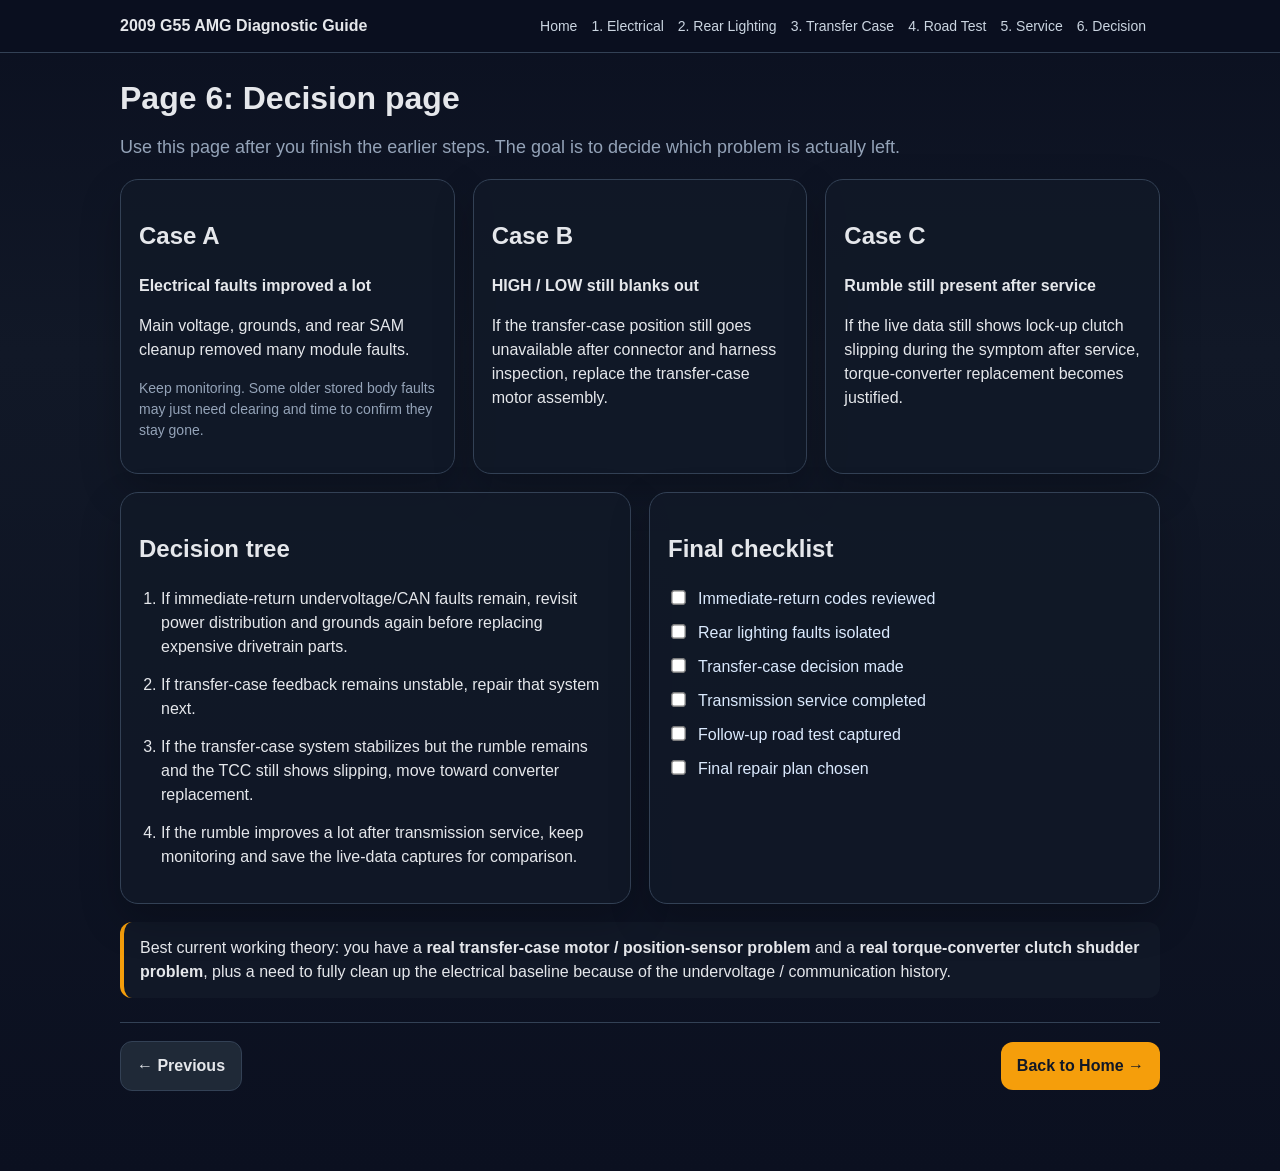
<file: 06-decision.html>
<!doctype html><html><head><meta charset="utf-8"><meta name="viewport" content="width=device-width,initial-scale=1"><title>Page 6 - Decision</title><link rel="stylesheet" href="styles.css"></head><body><header class="top"><div class="inner"><strong>2009 G55 AMG Diagnostic Guide</strong><div class="nav"><a href="index.html">Home</a><a href="01-electrical.html">1. Electrical</a><a href="02-rear-lighting.html">2. Rear Lighting</a><a href="03-transfer-case.html">3. Transfer Case</a><a href="04-road-test.html">4. Road Test</a><a href="05-transmission-service.html">5. Service</a><a href="06-decision.html">6. Decision</a></div></div></header><main class="wrap page">
<h1>Page 6: Decision page</h1>
<p class="sub">Use this page after you finish the earlier steps. The goal is to decide which problem is actually left.</p>
<section class="grid three">
  <div class="card">
    <h2>Case A</h2>
    <p><strong>Electrical faults improved a lot</strong></p>
    <p>Main voltage, grounds, and rear SAM cleanup removed many module faults.</p>
    <p class="small">Keep monitoring. Some older stored body faults may just need clearing and time to confirm they stay gone.</p>
  </div>
  <div class="card">
    <h2>Case B</h2>
    <p><strong>HIGH / LOW still blanks out</strong></p>
    <p>If the transfer-case position still goes unavailable after connector and harness inspection, replace the transfer-case motor assembly.</p>
  </div>
  <div class="card">
    <h2>Case C</h2>
    <p><strong>Rumble still present after service</strong></p>
    <p>If the live data still shows lock-up clutch slipping during the symptom after service, torque-converter replacement becomes justified.</p>
  </div>
</section>
<section class="grid two" style="margin-top:18px">
  <div class="card">
    <h2>Decision tree</h2>
    <ol class="steps">
      <li>If immediate-return undervoltage/CAN faults remain, revisit power distribution and grounds again before replacing expensive drivetrain parts.</li>
      <li>If transfer-case feedback remains unstable, repair that system next.</li>
      <li>If the transfer-case system stabilizes but the rumble remains and the TCC still shows slipping, move toward converter replacement.</li>
      <li>If the rumble improves a lot after transmission service, keep monitoring and save the live-data captures for comparison.</li>
    </ol>
  </div>
  <div class="card checklist">
    <h2>Final checklist</h2>
    <label><input type="checkbox"> Immediate-return codes reviewed</label>
    <label><input type="checkbox"> Rear lighting faults isolated</label>
    <label><input type="checkbox"> Transfer-case decision made</label>
    <label><input type="checkbox"> Transmission service completed</label>
    <label><input type="checkbox"> Follow-up road test captured</label>
    <label><input type="checkbox"> Final repair plan chosen</label>
  </div>
</section>
<div class="callout" style="margin-top:18px">Best current working theory: you have a <strong>real transfer-case motor / position-sensor problem</strong> and a <strong>real torque-converter clutch shudder problem</strong>, plus a need to fully clean up the electrical baseline because of the undervoltage / communication history.</div>
<div class="next"><a class="btn secondary" href="05-transmission-service.html">← Previous</a><a class="btn" href="index.html">Back to Home →</a></div></main></body></html>
</file>
<file: styles.css>
:root{--bg:#0f172a;--card:#111827;--ink:#e5e7eb;--muted:#94a3b8;--accent:#f59e0b;--line:#334155;--soft:#1f2937;--green:#22c55e;--red:#ef4444}
*{box-sizing:border-box} body{margin:0;font-family:Inter,Arial,Helvetica,sans-serif;background:linear-gradient(180deg,#0b1020,#111827 30%,#0b1020);color:var(--ink);line-height:1.5}
a{color:#fbbf24;text-decoration:none} a:hover{text-decoration:underline}
.wrap{max-width:1080px;margin:0 auto;padding:28px 20px 80px}
header.top{position:sticky;top:0;background:rgba(11,16,32,.9);backdrop-filter:blur(8px);border-bottom:1px solid var(--line);z-index:5}
header.top .inner{max-width:1080px;margin:0 auto;padding:14px 20px;display:flex;justify-content:space-between;align-items:center;gap:16px}
.nav a{margin-right:14px;color:#cbd5e1;font-size:14px}
.hero{display:grid;grid-template-columns:1.1fr .9fr;gap:24px;align-items:center;padding-top:16px}
.hero h1,.page h1{font-size:38px;line-height:1.1;margin:0 0 12px}.page h1{font-size:32px}
.sub{color:var(--muted);font-size:18px}.card{background:rgba(17,24,39,.88);border:1px solid var(--line);border-radius:18px;padding:18px;box-shadow:0 16px 40px rgba(0,0,0,.22)}
.grid{display:grid;gap:18px}.two{grid-template-columns:1fr 1fr}.three{grid-template-columns:repeat(3,1fr)}
img.media{width:100%;border-radius:14px;border:1px solid var(--line);display:block;background:#fff}
figure{margin:0} figcaption{font-size:13px;color:var(--muted);margin-top:8px}
.badge{display:inline-block;padding:6px 10px;border-radius:999px;background:#1f2937;border:1px solid var(--line);color:#fbbf24;font-size:12px;font-weight:700;letter-spacing:.04em;text-transform:uppercase}
ol.steps{padding-left:22px} ol.steps li{margin:0 0 14px}
.checklist label{display:flex;gap:10px;align-items:flex-start;margin:10px 0;color:#dbeafe}
.checklist input{margin-top:4px;transform:scale(1.1)}
.next{display:flex;justify-content:space-between;align-items:center;gap:16px;margin-top:24px;padding-top:18px;border-top:1px solid var(--line)}
.btn{display:inline-block;background:#f59e0b;color:#111827;padding:12px 16px;border-radius:12px;font-weight:700}.btn.secondary{background:#1f2937;color:#e5e7eb;border:1px solid var(--line)}
.kpi{font-size:30px;font-weight:800}.small{font-size:14px;color:var(--muted)}
.parts{display:grid;grid-template-columns:repeat(3,1fr);gap:16px}.part{background:#0b1220;border:1px solid var(--line);padding:14px;border-radius:16px}
svg.diagram{width:100%;height:auto;background:linear-gradient(180deg,#0f172a,#0b1220);border:1px solid var(--line);border-radius:16px;padding:12px}
.table{width:100%;border-collapse:collapse}.table th,.table td{padding:10px;border-bottom:1px solid var(--line);text-align:left;vertical-align:top}.table th{color:#fbbf24;font-size:14px}
.callout{padding:14px 16px;border-left:4px solid var(--accent);background:#111827;border-radius:12px}
.ok{color:#86efac}.warn{color:#fca5a5}.muted{color:var(--muted)}
@media (max-width:860px){.hero,.two,.three,.parts{grid-template-columns:1fr}.hero h1,.page h1{font-size:30px}.nav{display:none}}
</file>
